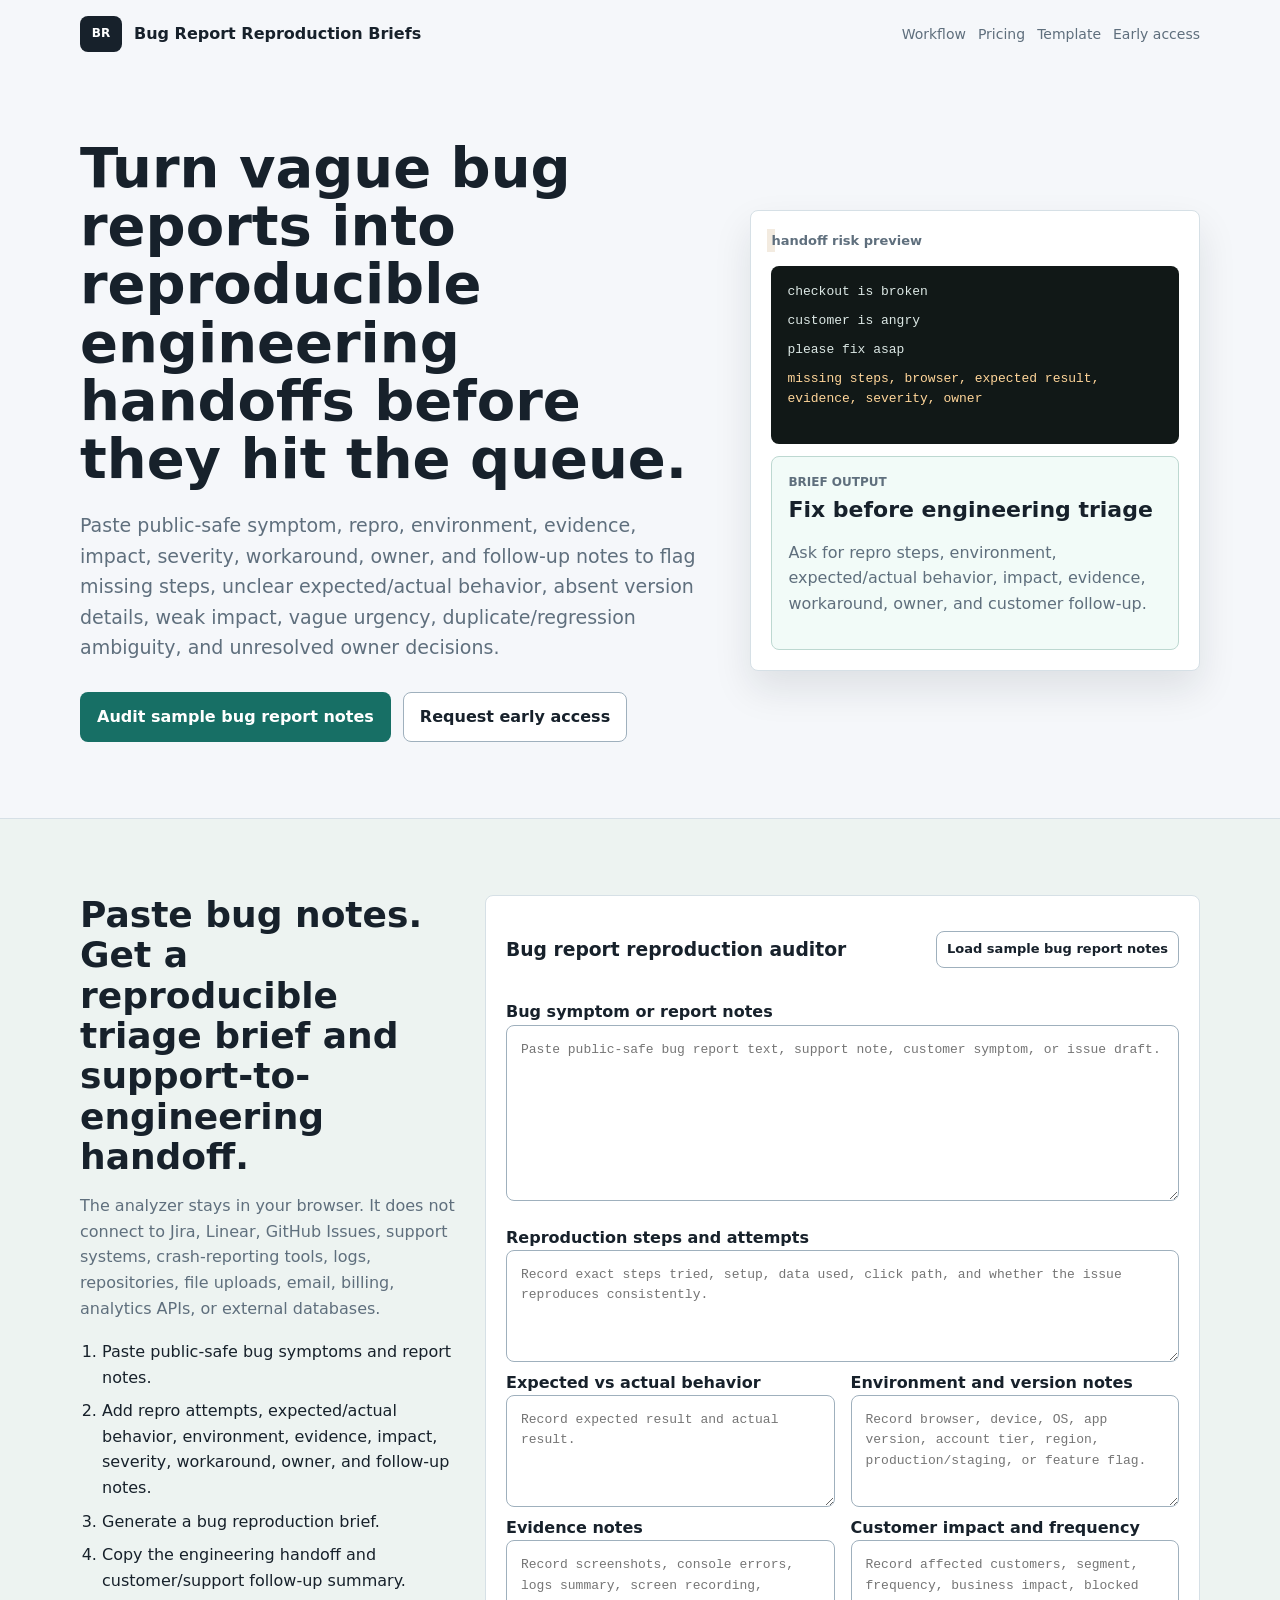
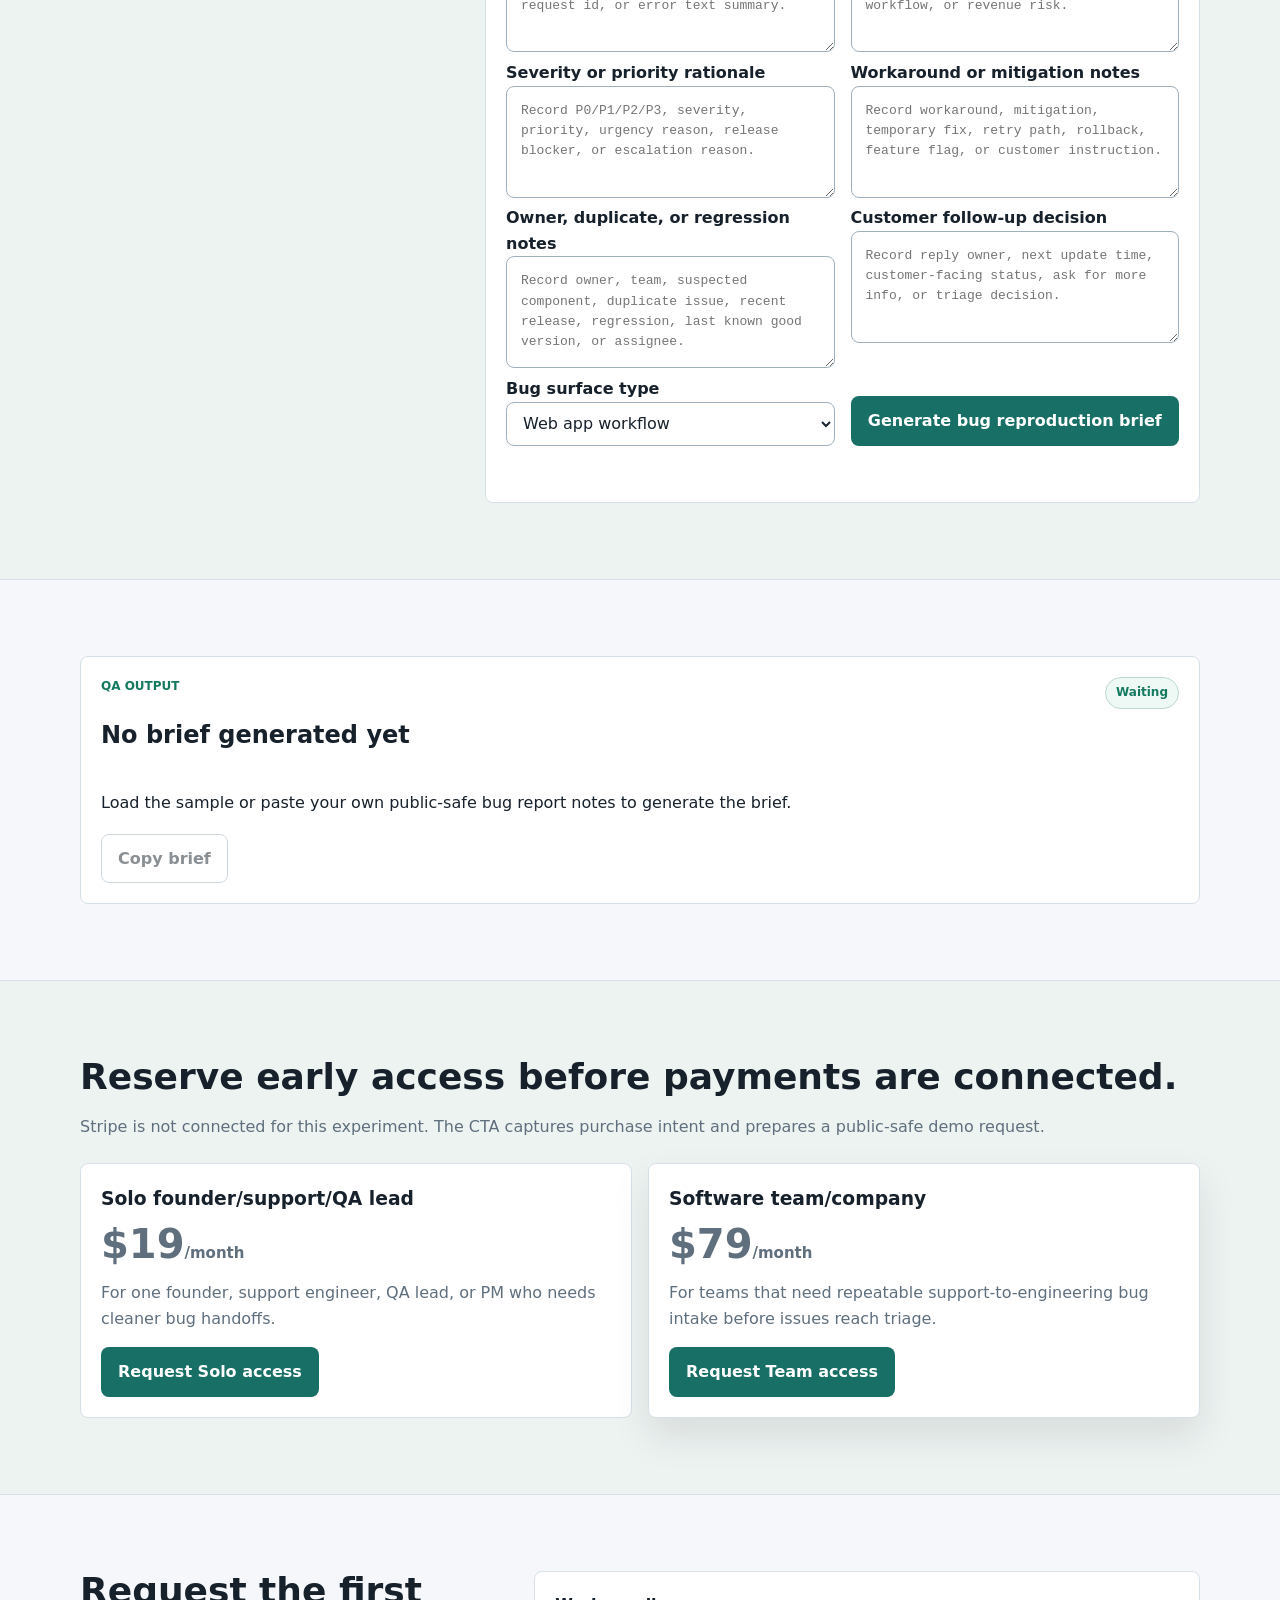
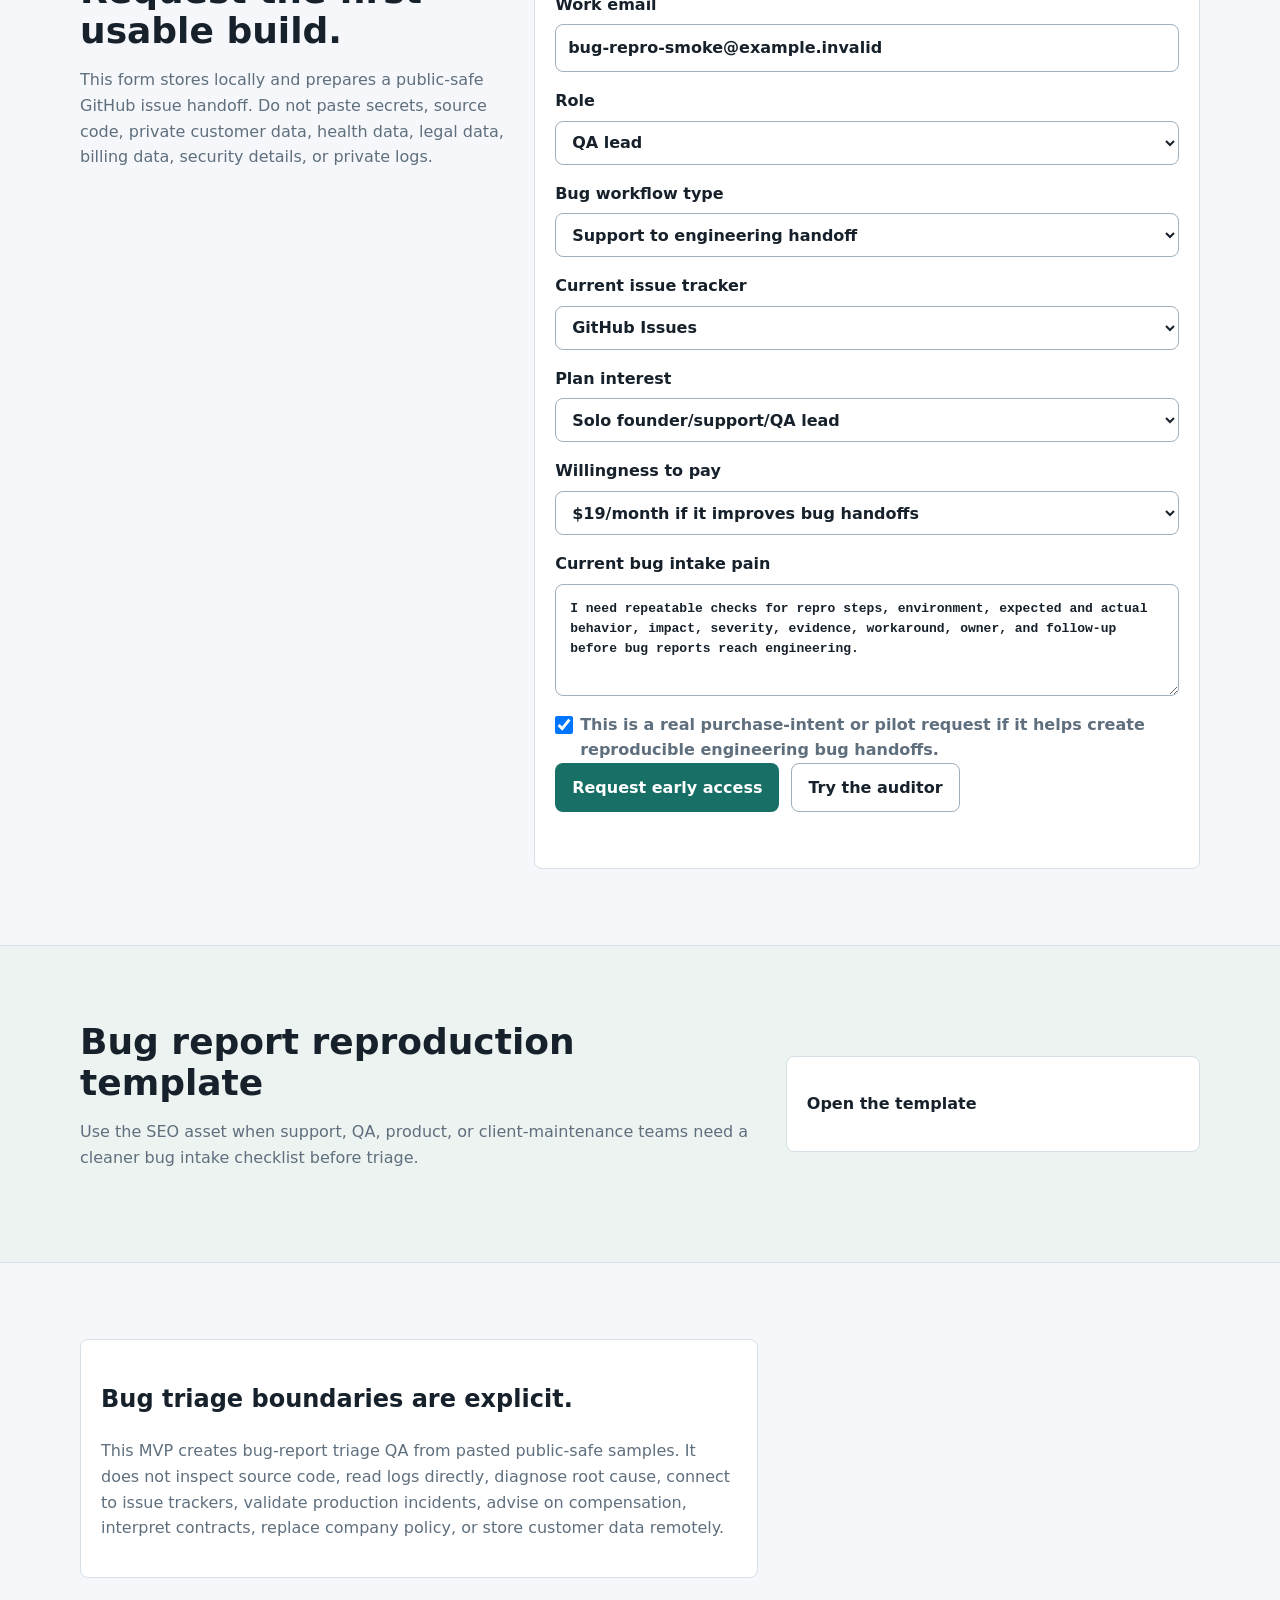
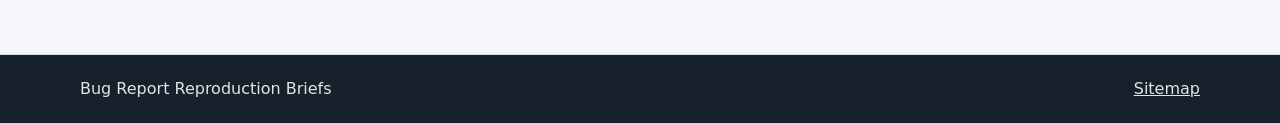
<file: index.html>
<!doctype html>
<html lang="en">
  <head>
    <meta charset="utf-8">
    <meta name="viewport" content="width=device-width, initial-scale=1">
    <title>Bug Report Reproduction Briefs | Bug report reproduction template</title>
    <meta
      name="description"
      content="Paste public-safe bug report notes to create a reproducible engineering handoff for steps, environment, expected and actual behavior, impact, severity, evidence, workaround, owner, and follow-up."
    >
    <link rel="canonical" href="https://ert93333-ops.github.io/bug-report-reproduction-briefs/">
    <meta property="og:title" content="Bug Report Reproduction Briefs">
    <meta property="og:description" content="Turn vague bug reports into reproducible engineering handoffs before they hit the queue.">
    <meta property="og:type" content="website">
    <meta property="og:url" content="https://ert93333-ops.github.io/bug-report-reproduction-briefs/">
    <meta name="twitter:card" content="summary_large_image">
    <link rel="icon" href="favicon.svg" type="image/svg+xml">
    <link rel="stylesheet" href="styles.css">
  </head>
  <body data-product="Bug Report Reproduction Briefs">
    <a class="skip-link" href="#workflow">Skip to bug triage workflow</a>
    <header class="site-header" data-header>
      <div class="shell header-inner">
        <a class="brand" href="index.html" aria-label="Bug Report Reproduction Briefs home">
          <span class="brand-mark">BR</span>
          <span>Bug Report Reproduction Briefs</span>
        </a>
        <nav class="nav" aria-label="Primary">
          <a href="#workflow">Workflow</a>
          <a href="#pricing">Pricing</a>
          <a href="bug-report-reproduction-template.html">Template</a>
          <a href="#waitlist">Early access</a>
        </nav>
      </div>
    </header>

    <main>
      <section class="hero section" aria-labelledby="hero-title">
        <div class="shell hero-grid">
          <div class="hero-copy reveal">
            <h1 id="hero-title">Turn vague bug reports into reproducible engineering handoffs before they hit the queue.</h1>
            <p class="hero-subtitle">
              Paste public-safe symptom, repro, environment, evidence, impact, severity, workaround, owner, and follow-up notes to flag missing steps, unclear expected/actual behavior, absent version details, weak impact, vague urgency, duplicate/regression ambiguity, and unresolved owner decisions.
            </p>
            <div class="hero-actions">
              <a class="button primary" href="#workflow" data-track-cta="hero_audit">Audit sample bug report notes</a>
              <a class="button secondary" href="#waitlist" data-track-cta="hero_waitlist">Request early access</a>
            </div>
          </div>

          <aside class="product-preview reveal" aria-label="Example bug handoff preview">
            <div class="preview-header">
              <span class="status-dot"></span>
              <span>handoff risk preview</span>
            </div>
            <div class="terminal-preview" aria-label="Example vague bug report">
              <p>checkout is broken</p>
              <p>customer is angry</p>
              <p>please fix asap</p>
              <p class="warn-line">missing steps, browser, expected result, evidence, severity, owner</p>
            </div>
            <div class="brief-preview">
              <p class="brief-label">Brief output</p>
              <strong>Fix before engineering triage</strong>
              <p>Ask for repro steps, environment, expected/actual behavior, impact, evidence, workaround, owner, and customer follow-up.</p>
            </div>
          </aside>
        </div>
      </section>

      <section class="section band" id="workflow" aria-labelledby="workflow-title">
        <div class="shell workflow-layout">
          <div class="section-copy reveal">
            <h2 id="workflow-title">Paste bug notes. Get a reproducible triage brief and support-to-engineering handoff.</h2>
            <p>
              The analyzer stays in your browser. It does not connect to Jira, Linear, GitHub Issues, support systems, crash-reporting tools, logs, repositories, file uploads, email, billing, analytics APIs, or external databases.
            </p>
            <ol class="step-list">
              <li>Paste public-safe bug symptoms and report notes.</li>
              <li>Add repro attempts, expected/actual behavior, environment, evidence, impact, severity, workaround, owner, and follow-up notes.</li>
              <li>Generate a bug reproduction brief.</li>
              <li>Copy the engineering handoff and customer/support follow-up summary.</li>
            </ol>
          </div>

          <form class="qa-form reveal" id="qa-form">
            <div class="form-header">
              <h3>Bug report reproduction auditor</h3>
              <button class="button ghost small" type="button" id="load-sample">Load sample bug report notes</button>
            </div>

            <label for="symptom-notes">Bug symptom or report notes</label>
            <textarea id="symptom-notes" name="symptom-notes" spellcheck="false" placeholder="Paste public-safe bug report text, support note, customer symptom, or issue draft."></textarea>

            <label for="repro-notes">Reproduction steps and attempts</label>
            <textarea id="repro-notes" name="repro-notes" class="short-textarea" placeholder="Record exact steps tried, setup, data used, click path, and whether the issue reproduces consistently."></textarea>

            <div class="two-column">
              <div>
                <label for="expected-actual-notes">Expected vs actual behavior</label>
                <textarea id="expected-actual-notes" name="expected-actual-notes" class="short-textarea" placeholder="Record expected result and actual result."></textarea>
              </div>
              <div>
                <label for="environment-notes">Environment and version notes</label>
                <textarea id="environment-notes" name="environment-notes" class="short-textarea" placeholder="Record browser, device, OS, app version, account tier, region, production/staging, or feature flag."></textarea>
              </div>
            </div>

            <div class="two-column">
              <div>
                <label for="evidence-notes">Evidence notes</label>
                <textarea id="evidence-notes" name="evidence-notes" class="short-textarea" placeholder="Record screenshots, console errors, logs summary, screen recording, request id, or error text summary."></textarea>
              </div>
              <div>
                <label for="impact-notes">Customer impact and frequency</label>
                <textarea id="impact-notes" name="impact-notes" class="short-textarea" placeholder="Record affected customers, segment, frequency, business impact, blocked workflow, or revenue risk."></textarea>
              </div>
            </div>

            <div class="two-column">
              <div>
                <label for="severity-notes">Severity or priority rationale</label>
                <textarea id="severity-notes" name="severity-notes" class="short-textarea" placeholder="Record P0/P1/P2/P3, severity, priority, urgency reason, release blocker, or escalation reason."></textarea>
              </div>
              <div>
                <label for="workaround-notes">Workaround or mitigation notes</label>
                <textarea id="workaround-notes" name="workaround-notes" class="short-textarea" placeholder="Record workaround, mitigation, temporary fix, retry path, rollback, feature flag, or customer instruction."></textarea>
              </div>
            </div>

            <div class="two-column">
              <div>
                <label for="ownership-notes">Owner, duplicate, or regression notes</label>
                <textarea id="ownership-notes" name="ownership-notes" class="short-textarea" placeholder="Record owner, team, suspected component, duplicate issue, recent release, regression, last known good version, or assignee."></textarea>
              </div>
              <div>
                <label for="followup-notes">Customer follow-up decision</label>
                <textarea id="followup-notes" name="followup-notes" class="short-textarea" placeholder="Record reply owner, next update time, customer-facing status, ask for more info, or triage decision."></textarea>
              </div>
            </div>

            <div class="two-column compact">
              <div>
                <label for="bug-surface-type">Bug surface type</label>
                <select id="bug-surface-type" name="bug-surface-type">
                  <option>Web app workflow</option>
                  <option>Checkout or billing flow</option>
                  <option>Mobile app behavior</option>
                  <option>API or integration issue</option>
                  <option>Admin or dashboard issue</option>
                  <option>Client project maintenance</option>
                </select>
              </div>
              <div class="form-action">
                <button class="button primary full" type="submit" data-track-cta="workflow_generate">
                  Generate bug reproduction brief
                </button>
              </div>
            </div>

            <p class="form-error" id="workflow-error" role="alert"></p>
          </form>
        </div>
      </section>

      <section class="section" aria-labelledby="output-title">
        <div class="shell output-layout">
          <article class="output-panel reveal" id="output-panel">
            <div class="output-heading">
              <div>
                <p class="mini-label">QA output</p>
                <h2 id="output-title">No brief generated yet</h2>
              </div>
              <span class="status-pill" id="status-pill">Waiting</span>
            </div>
            <div id="brief-output" class="brief-output">
              <p>Load the sample or paste your own public-safe bug report notes to generate the brief.</p>
            </div>
            <div class="output-actions">
              <button class="button secondary" type="button" id="copy-brief" disabled>Copy brief</button>
              <span id="copy-status" class="copy-status" aria-live="polite"></span>
            </div>
          </article>
        </div>
      </section>

      <section class="section band" id="pricing" aria-labelledby="pricing-title">
        <div class="shell">
          <div class="section-copy narrow reveal">
            <h2 id="pricing-title">Reserve early access before payments are connected.</h2>
            <p>Stripe is not connected for this experiment. The CTA captures purchase intent and prepares a public-safe demo request.</p>
          </div>
          <div class="pricing-grid">
            <article class="price-card reveal">
              <h3>Solo founder/support/QA lead</h3>
              <p class="price">$19<span>/month</span></p>
              <p>For one founder, support engineer, QA lead, or PM who needs cleaner bug handoffs.</p>
              <button class="button primary plan-button" type="button" data-plan="Solo founder/support/QA lead">Request Solo access</button>
            </article>
            <article class="price-card featured reveal">
              <h3>Software team/company</h3>
              <p class="price">$79<span>/month</span></p>
              <p>For teams that need repeatable support-to-engineering bug intake before issues reach triage.</p>
              <button class="button primary plan-button" type="button" data-plan="Software team/company">Request Team access</button>
            </article>
          </div>
        </div>
      </section>

      <section class="section" id="waitlist" aria-labelledby="waitlist-title">
        <div class="shell waitlist-layout">
          <div class="section-copy reveal">
            <h2 id="waitlist-title">Request the first usable build.</h2>
            <p>This form stores locally and prepares a public-safe GitHub issue handoff. Do not paste secrets, source code, private customer data, health data, legal data, billing data, security details, or private logs.</p>
          </div>
          <form class="waitlist-form reveal" id="waitlist-form">
            <label>
              Work email
              <input id="email" name="email" type="email" required value="bug-repro-smoke@example.invalid">
            </label>
            <label>
              Role
              <select id="role" name="role">
                <option>QA lead</option>
                <option>support engineer</option>
                <option>engineering manager</option>
                <option>product manager</option>
                <option>B2B SaaS founder</option>
                <option>agency maintenance lead</option>
              </select>
            </label>
            <label>
              Bug workflow type
              <select id="workflow-type" name="workflow-type">
                <option>Support to engineering handoff</option>
                <option>QA intake checklist</option>
                <option>GitHub issue template cleanup</option>
                <option>Jira or Linear triage prep</option>
                <option>Client maintenance bug intake</option>
              </select>
            </label>
            <label>
              Current issue tracker
              <select id="issue-tracker" name="issue-tracker">
                <option>GitHub Issues</option>
                <option>Jira</option>
                <option>Linear</option>
                <option>Help desk first</option>
                <option>Spreadsheet or docs</option>
              </select>
            </label>
            <label>
              Plan interest
              <select id="plan" name="plan">
                <option>Solo founder/support/QA lead</option>
                <option>Software team/company</option>
              </select>
            </label>
            <label>
              Willingness to pay
              <select id="budget" name="budget">
                <option>$19/month if it improves bug handoffs</option>
                <option>$79/month for a software team workflow</option>
                <option>Need a pilot first</option>
              </select>
            </label>
            <label>
              Current bug intake pain
              <textarea id="pain" name="pain" class="short-textarea">I need repeatable checks for repro steps, environment, expected and actual behavior, impact, severity, evidence, workaround, owner, and follow-up before bug reports reach engineering.</textarea>
            </label>
            <label class="checkbox-row">
              <input id="purchase-intent" name="purchase-intent" type="checkbox" checked>
              <span>This is a real purchase-intent or pilot request if it helps create reproducible engineering bug handoffs.</span>
            </label>
            <div class="form-actions">
              <button class="button primary" type="submit" data-track-cta="waitlist_submit">Request early access</button>
              <a class="button secondary" href="#workflow" data-track-cta="waitlist_demo">Try the auditor</a>
            </div>
            <p class="form-success" id="waitlist-status" role="status" aria-live="polite"></p>
          </form>
          <div class="handoff-panel reveal" id="handoff-panel" hidden>
            <h3>Public-safe handoff</h3>
            <p>Use this link only if you are comfortable opening a public GitHub issue. Email is omitted from the issue body.</p>
            <div class="handoff-actions">
              <a class="button primary" id="remote-intent-link" href="#" target="_blank" rel="noreferrer">Open GitHub demo request</a>
              <button class="button secondary" type="button" id="copy-request">Copy request details</button>
            </div>
            <p class="copy-status" id="handoff-status" aria-live="polite"></p>
          </div>
        </div>
      </section>

      <section class="section band" aria-labelledby="resource-title">
        <div class="shell resource-layout">
          <div class="section-copy reveal">
            <h2 id="resource-title">Bug report reproduction template</h2>
            <p>Use the SEO asset when support, QA, product, or client-maintenance teams need a cleaner bug intake checklist before triage.</p>
          </div>
          <a class="resource-link reveal" href="bug-report-reproduction-template.html" data-track-cta="seo_guide">
            Open the template
          </a>
        </div>
      </section>

      <section class="section" aria-labelledby="constraints-title">
        <div class="shell content-layout">
          <article class="content-card reveal">
            <h2 id="constraints-title">Bug triage boundaries are explicit.</h2>
            <p>
              This MVP creates bug-report triage QA from pasted public-safe samples. It does not inspect source code, read logs directly, diagnose root cause, connect to issue trackers, validate production incidents, advise on compensation, interpret contracts, replace company policy, or store customer data remotely.
            </p>
          </article>
        </div>
      </section>
    </main>

    <footer class="site-footer">
      <div class="shell footer-grid">
        <span>Bug Report Reproduction Briefs</span>
        <a href="sitemap.xml">Sitemap</a>
      </div>
    </footer>

    <script src="app.js"></script>
  </body>
</html>
</file>
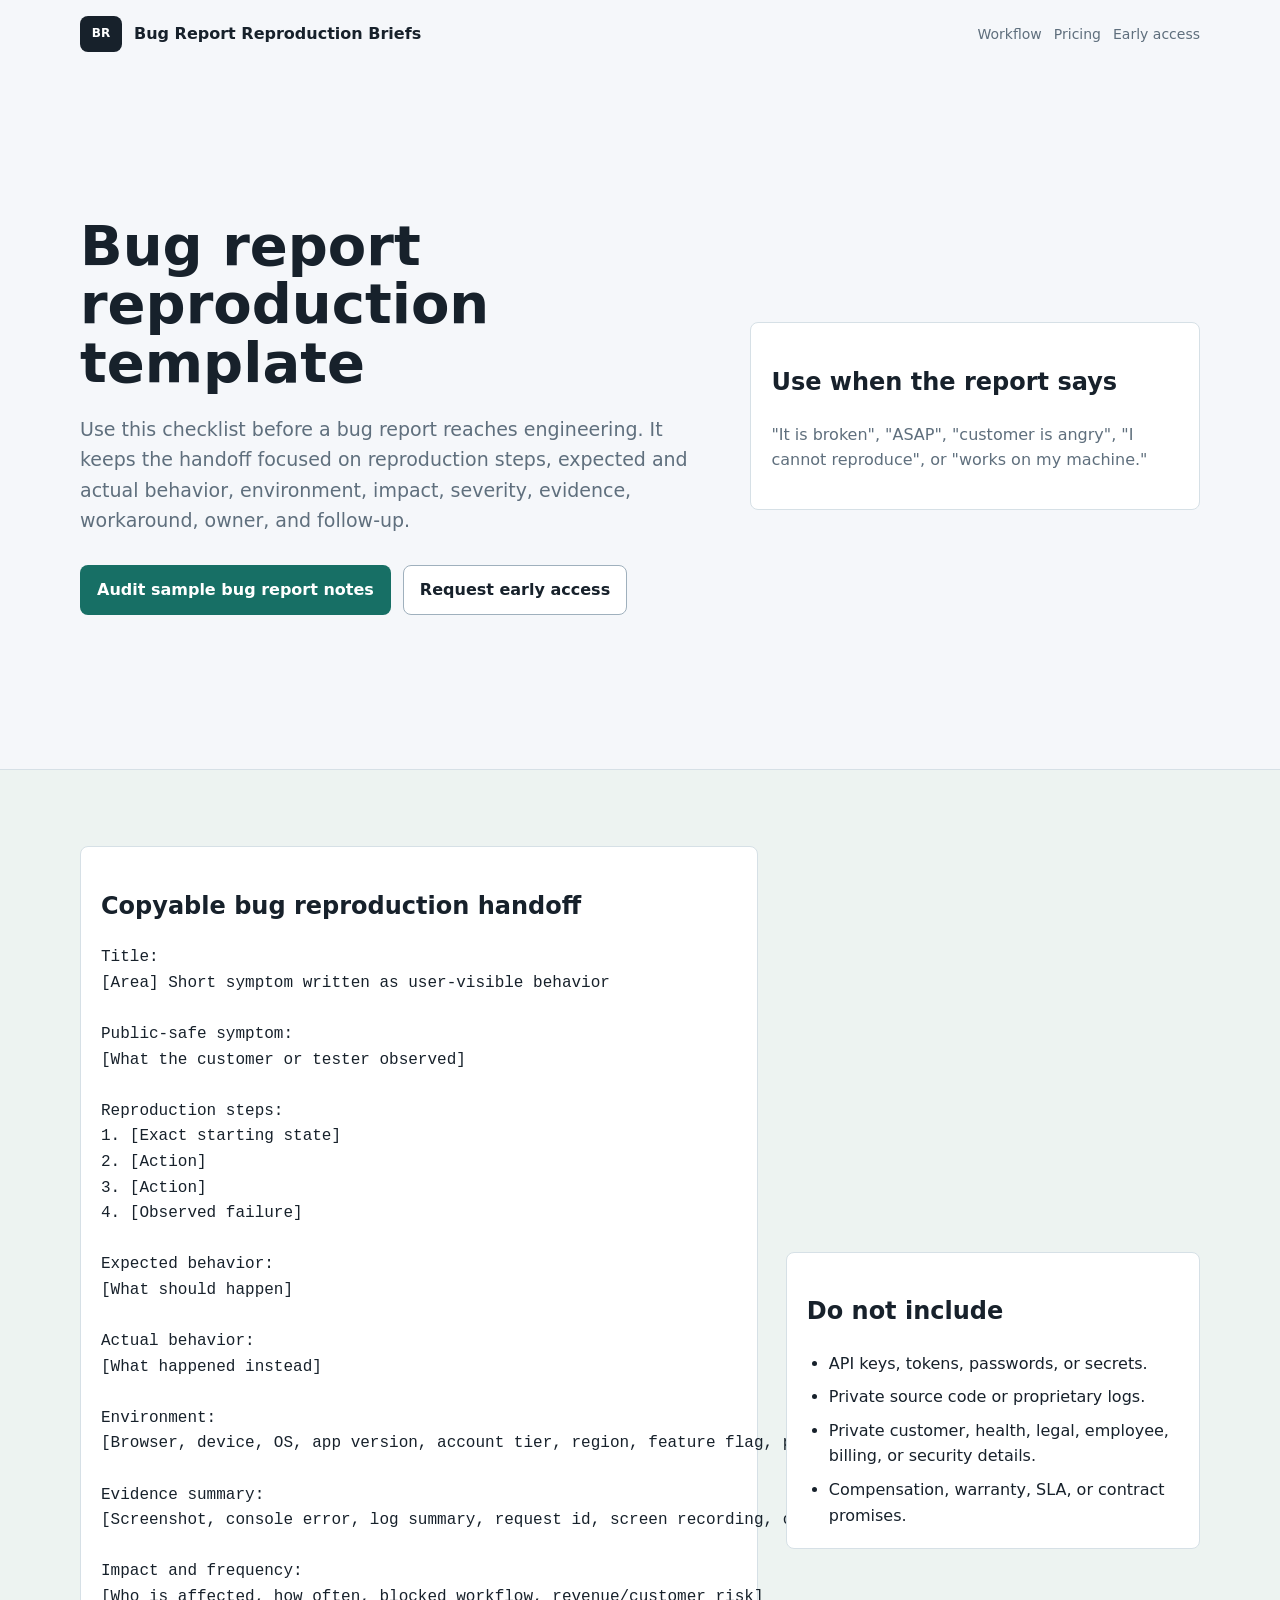
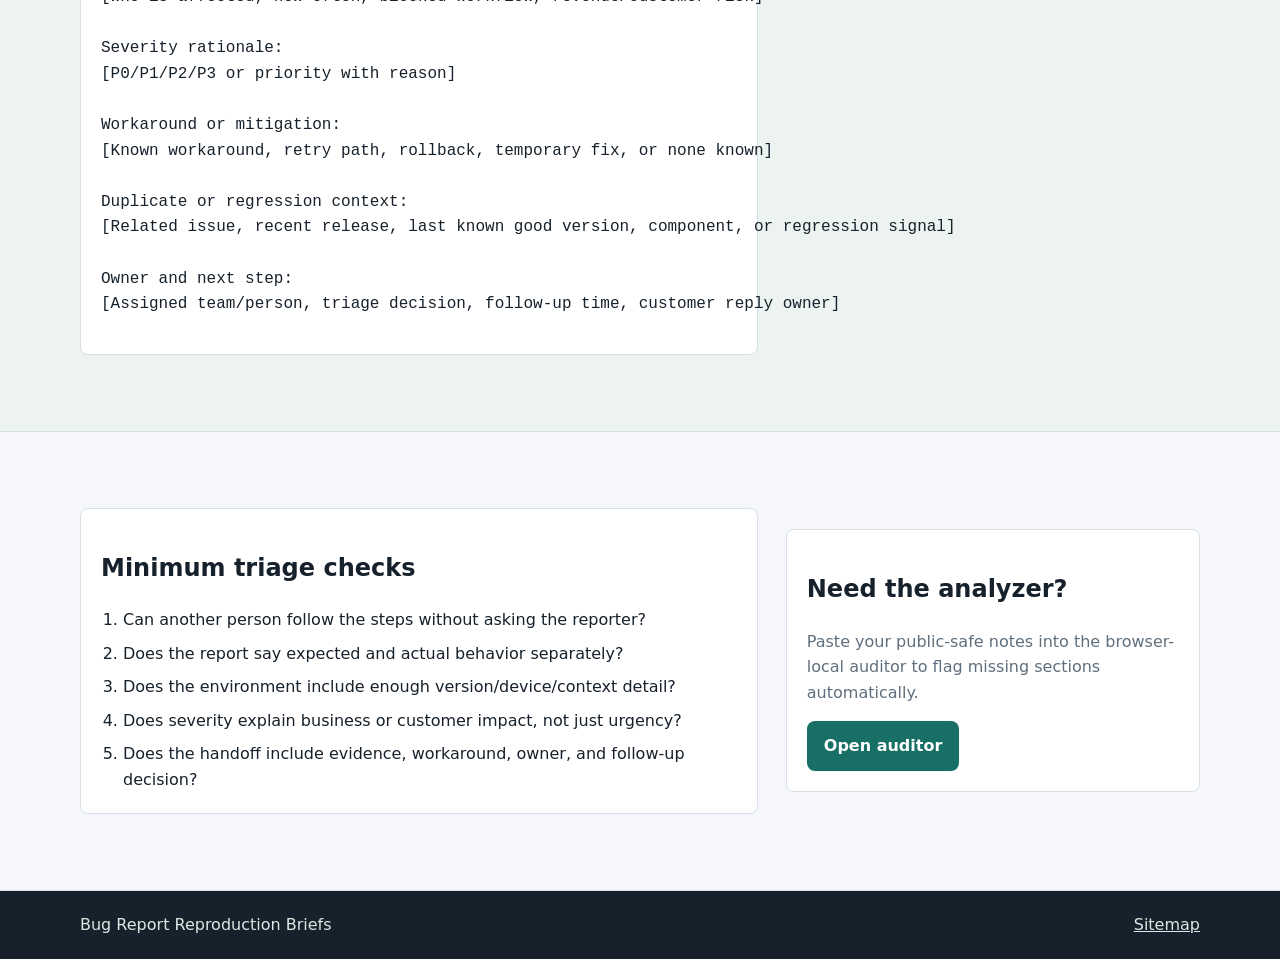
<file: bug-report-reproduction-template.html>
<!doctype html>
<html lang="en">
  <head>
    <meta charset="utf-8">
    <meta name="viewport" content="width=device-width, initial-scale=1">
    <title>Bug Report Reproduction Template | Bug Report Reproduction Briefs</title>
    <meta
      name="description"
      content="A practical bug report reproduction template for support, QA, product, engineering, and client maintenance teams."
    >
    <link rel="canonical" href="https://ert93333-ops.github.io/bug-report-reproduction-briefs/bug-report-reproduction-template.html">
    <meta property="og:title" content="Bug report reproduction template">
    <meta property="og:description" content="Use this checklist before sending a vague bug report to engineering triage.">
    <meta property="og:type" content="article">
    <meta property="og:url" content="https://ert93333-ops.github.io/bug-report-reproduction-briefs/bug-report-reproduction-template.html">
    <link rel="icon" href="favicon.svg" type="image/svg+xml">
    <link rel="stylesheet" href="styles.css">
  </head>
  <body>
    <header class="site-header">
      <div class="shell header-inner">
        <a class="brand" href="index.html" aria-label="Bug Report Reproduction Briefs home">
          <span class="brand-mark">BR</span>
          <span>Bug Report Reproduction Briefs</span>
        </a>
        <nav class="nav" aria-label="Primary">
          <a href="index.html#workflow">Workflow</a>
          <a href="index.html#pricing">Pricing</a>
          <a href="index.html#waitlist">Early access</a>
        </nav>
      </div>
    </header>

    <main>
      <section class="hero section" aria-labelledby="template-title">
        <div class="shell hero-grid">
          <div class="hero-copy reveal is-visible">
            <h1 id="template-title">Bug report reproduction template</h1>
            <p class="hero-subtitle">
              Use this checklist before a bug report reaches engineering. It keeps the handoff focused on reproduction steps, expected and actual behavior, environment, impact, severity, evidence, workaround, owner, and follow-up.
            </p>
            <div class="hero-actions">
              <a class="button primary" href="index.html#workflow">Audit sample bug report notes</a>
              <a class="button secondary" href="index.html#waitlist">Request early access</a>
            </div>
          </div>
          <aside class="content-card reveal is-visible">
            <h2>Use when the report says</h2>
            <p>"It is broken", "ASAP", "customer is angry", "I cannot reproduce", or "works on my machine."</p>
          </aside>
        </div>
      </section>

      <section class="section band">
        <div class="shell content-layout">
          <article class="content-card">
            <h2>Copyable bug reproduction handoff</h2>
            <pre>Title:
[Area] Short symptom written as user-visible behavior

Public-safe symptom:
[What the customer or tester observed]

Reproduction steps:
1. [Exact starting state]
2. [Action]
3. [Action]
4. [Observed failure]

Expected behavior:
[What should happen]

Actual behavior:
[What happened instead]

Environment:
[Browser, device, OS, app version, account tier, region, feature flag, production/staging]

Evidence summary:
[Screenshot, console error, log summary, request id, screen recording, customer quote, or error text summary]

Impact and frequency:
[Who is affected, how often, blocked workflow, revenue/customer risk]

Severity rationale:
[P0/P1/P2/P3 or priority with reason]

Workaround or mitigation:
[Known workaround, retry path, rollback, temporary fix, or none known]

Duplicate or regression context:
[Related issue, recent release, last known good version, component, or regression signal]

Owner and next step:
[Assigned team/person, triage decision, follow-up time, customer reply owner]</pre>
          </article>

          <aside class="content-card">
            <h2>Do not include</h2>
            <ul class="step-list">
              <li>API keys, tokens, passwords, or secrets.</li>
              <li>Private source code or proprietary logs.</li>
              <li>Private customer, health, legal, employee, billing, or security details.</li>
              <li>Compensation, warranty, SLA, or contract promises.</li>
            </ul>
          </aside>
        </div>
      </section>

      <section class="section">
        <div class="shell content-layout">
          <article class="content-card">
            <h2>Minimum triage checks</h2>
            <ol class="step-list">
              <li>Can another person follow the steps without asking the reporter?</li>
              <li>Does the report say expected and actual behavior separately?</li>
              <li>Does the environment include enough version/device/context detail?</li>
              <li>Does severity explain business or customer impact, not just urgency?</li>
              <li>Does the handoff include evidence, workaround, owner, and follow-up decision?</li>
            </ol>
          </article>

          <aside class="content-card">
            <h2>Need the analyzer?</h2>
            <p>Paste your public-safe notes into the browser-local auditor to flag missing sections automatically.</p>
            <a class="button primary" href="index.html#workflow">Open auditor</a>
          </aside>
        </div>
      </section>
    </main>

    <footer class="site-footer">
      <div class="shell footer-grid">
        <span>Bug Report Reproduction Briefs</span>
        <a href="sitemap.xml">Sitemap</a>
      </div>
    </footer>
  </body>
</html>
</file>
<file: styles.css>
:root {
  color-scheme: light;
  --bg: #f5f7fa;
  --surface: #ffffff;
  --surface-alt: #edf3f1;
  --ink: #17212b;
  --muted: #5f6f7d;
  --line: #d6e0e6;
  --line-strong: #9fb0bd;
  --accent: #176f65;
  --accent-strong: #0f5b53;
  --blue: #225ea8;
  --amber: #9b5b05;
  --red: #b42318;
  --green: #14795f;
  --shadow: 0 18px 38px rgba(23, 33, 43, 0.1);
  --radius: 8px;
  --speed: 180ms;
}

* {
  box-sizing: border-box;
}

html {
  scroll-behavior: smooth;
}

body {
  margin: 0;
  overflow-x: hidden;
  background: var(--bg);
  color: var(--ink);
  font-family: Inter, ui-sans-serif, system-ui, -apple-system, BlinkMacSystemFont, "Segoe UI", sans-serif;
  font-size: 16px;
  line-height: 1.6;
  letter-spacing: 0;
}

a {
  color: inherit;
}

button,
input,
select,
textarea {
  font: inherit;
  letter-spacing: 0;
}

button {
  cursor: pointer;
}

textarea,
input,
select {
  width: 100%;
  border: 1px solid var(--line-strong);
  border-radius: var(--radius);
  background: #fff;
  color: var(--ink);
  transition: border-color var(--speed) ease, box-shadow var(--speed) ease;
}

textarea:focus,
input:focus,
select:focus {
  outline: 0;
  border-color: var(--accent);
  box-shadow: 0 0 0 3px rgba(23, 111, 101, 0.16);
}

textarea {
  min-height: 176px;
  padding: 14px;
  resize: vertical;
  font-family: "SFMono-Regular", Consolas, "Liberation Mono", monospace;
  font-size: 13px;
  line-height: 1.55;
}

.short-textarea {
  min-height: 112px;
}

input,
select {
  min-height: 44px;
  padding: 10px 12px;
}

code,
pre {
  font-family: "SFMono-Regular", Consolas, "Liberation Mono", monospace;
}

.skip-link {
  position: absolute;
  left: 16px;
  top: -48px;
  z-index: 20;
  padding: 10px 12px;
  border-radius: var(--radius);
  background: var(--ink);
  color: #fff;
  transition: top var(--speed) ease;
}

.skip-link:focus {
  top: 16px;
}

.shell {
  width: min(1120px, calc(100% - 32px));
  margin: 0 auto;
}

.site-header {
  position: sticky;
  top: 0;
  z-index: 10;
  background: rgba(245, 247, 250, 0.92);
  border-bottom: 1px solid transparent;
  backdrop-filter: blur(12px);
  transition: border-color var(--speed) ease, box-shadow var(--speed) ease;
}

.site-header.is-scrolled {
  border-bottom-color: var(--line);
  box-shadow: 0 10px 26px rgba(23, 33, 43, 0.08);
}

.header-inner,
.footer-grid {
  min-height: 68px;
  display: flex;
  align-items: center;
  justify-content: space-between;
  gap: 20px;
}

.brand,
.nav,
.hero-actions,
.form-header,
.form-actions,
.handoff-actions,
.output-heading,
.output-actions {
  display: flex;
  align-items: center;
  gap: 12px;
}

.brand {
  font-weight: 900;
  text-decoration: none;
}

.brand-mark {
  display: inline-grid;
  width: 42px;
  height: 36px;
  place-items: center;
  border-radius: var(--radius);
  background: var(--ink);
  color: #fff;
  font-size: 12px;
}

.nav {
  flex-wrap: wrap;
  justify-content: flex-end;
  margin-left: auto;
  color: var(--muted);
  font-size: 14px;
}

.nav a {
  text-decoration: none;
  transition: color var(--speed) ease;
}

.nav a:hover,
.nav a:focus-visible {
  color: var(--ink);
}

.section {
  padding: 76px 0;
}

.band {
  background: var(--surface-alt);
  border-top: 1px solid var(--line);
  border-bottom: 1px solid var(--line);
}

.hero {
  min-height: 700px;
  display: grid;
  align-items: center;
  padding-top: 70px;
}

.hero-grid,
.workflow-layout,
.waitlist-layout,
.resource-layout,
.content-layout,
.two-column {
  display: grid;
  gap: 28px;
  align-items: start;
}

.hero-grid {
  grid-template-columns: minmax(0, 1fr) minmax(340px, 0.72fr);
  align-items: center;
  gap: 46px;
}

.workflow-layout {
  grid-template-columns: minmax(280px, 0.58fr) minmax(0, 1.1fr);
}

.waitlist-layout {
  grid-template-columns: minmax(260px, 0.64fr) minmax(0, 1fr);
}

.resource-layout,
.content-layout {
  grid-template-columns: minmax(0, 0.9fr) minmax(260px, 0.55fr);
  align-items: center;
}

.two-column {
  grid-template-columns: repeat(2, minmax(0, 1fr));
  gap: 16px;
}

.two-column.compact {
  align-items: end;
}

.hero-copy h1 {
  margin: 0;
  max-width: 840px;
  font-size: 56px;
  line-height: 1.04;
}

.hero-subtitle {
  max-width: 760px;
  margin: 22px 0 0;
  color: var(--muted);
  font-size: 19px;
}

.section-copy h2 {
  margin: 0;
  font-size: 36px;
  line-height: 1.12;
}

.section-copy p,
.price-card p,
.content-card p,
.brief-preview p,
.handoff-panel p {
  color: var(--muted);
}

.hero-actions {
  flex-wrap: wrap;
  margin-top: 30px;
}

.button {
  min-height: 44px;
  display: inline-flex;
  align-items: center;
  justify-content: center;
  gap: 8px;
  border: 1px solid transparent;
  border-radius: var(--radius);
  padding: 11px 16px;
  font-weight: 900;
  text-decoration: none;
  transition:
    transform var(--speed) ease,
    box-shadow var(--speed) ease,
    background var(--speed) ease,
    border-color var(--speed) ease;
}

.button:hover,
.button:focus-visible {
  transform: translateY(-1px);
  box-shadow: 0 10px 22px rgba(23, 33, 43, 0.12);
}

.button.primary {
  background: var(--accent);
  color: #fff;
}

.button.primary:hover,
.button.primary:focus-visible {
  background: var(--accent-strong);
}

.button.secondary,
.button.ghost {
  background: #fff;
  border-color: var(--line-strong);
  color: var(--ink);
}

.button.small {
  min-height: 36px;
  padding: 7px 10px;
  font-size: 13px;
}

.button.full {
  width: 100%;
}

.button:disabled {
  cursor: not-allowed;
  opacity: 0.5;
  transform: none;
  box-shadow: none;
}

.product-preview,
.qa-form,
.output-panel,
.price-card,
.waitlist-form,
.handoff-panel,
.resource-link,
.content-card {
  border: 1px solid var(--line);
  border-radius: var(--radius);
  background: var(--surface);
}

.product-preview,
.qa-form,
.output-panel,
.waitlist-form,
.handoff-panel,
.content-card {
  padding: 20px;
}

.product-preview,
.price-card.featured {
  box-shadow: var(--shadow);
}

.preview-header {
  margin-bottom: 14px;
  color: var(--muted);
  font-size: 13px;
  font-weight: 900;
}

.status-dot {
  width: 10px;
  height: 10px;
  border-radius: 50%;
  background: var(--amber);
  box-shadow: 0 0 0 4px rgba(155, 91, 5, 0.12);
}

.terminal-preview {
  min-height: 178px;
  padding: 16px;
  border-radius: var(--radius);
  background: #111817;
  color: #dce8e5;
  font-family: "SFMono-Regular", Consolas, "Liberation Mono", monospace;
  font-size: 13px;
}

.terminal-preview p {
  margin: 0 0 8px;
}

.warn-line {
  color: #ffd599;
}

.brief-preview {
  margin-top: 12px;
  padding: 16px;
  border: 1px solid #bdd8d1;
  border-radius: var(--radius);
  background: #f2fbf8;
}

.brief-label,
.mini-label {
  margin: 0 0 5px;
  color: var(--green);
  font-size: 12px;
  font-weight: 900;
  text-transform: uppercase;
}

.brief-preview strong {
  display: block;
  font-size: 22px;
  line-height: 1.2;
}

.step-list {
  margin: 18px 0 0;
  padding-left: 22px;
}

.step-list li + li {
  margin-top: 8px;
}

.form-header {
  justify-content: space-between;
  flex-wrap: wrap;
  margin-bottom: 16px;
}

.qa-form label,
.waitlist-form label {
  display: grid;
  gap: 7px;
  margin-top: 16px;
  font-weight: 900;
}

.qa-form label:first-of-type,
.waitlist-form label:first-of-type {
  margin-top: 0;
}

.form-action {
  display: flex;
  align-items: end;
}

.form-error {
  min-height: 24px;
  margin: 12px 0 0;
  color: var(--red);
  font-weight: 900;
}

.form-success,
.copy-status {
  min-height: 24px;
  margin: 12px 0 0;
  color: var(--green);
  font-weight: 900;
}

.output-heading {
  justify-content: space-between;
  align-items: flex-start;
}

.status-pill {
  flex: 0 0 auto;
  display: inline-flex;
  min-height: 32px;
  align-items: center;
  justify-content: center;
  border: 1px solid #bdd8d1;
  border-radius: 999px;
  padding: 5px 10px;
  background: #eef9f6;
  color: var(--green);
  font-size: 12px;
  font-weight: 900;
}

.output-panel.has-brief {
  box-shadow: 0 18px 36px rgba(23, 33, 43, 0.1);
}

.output-panel.status-good {
  border-color: rgba(20, 121, 95, 0.44);
}

.output-panel.status-warning {
  border-color: rgba(155, 91, 5, 0.44);
}

.output-panel.status-danger {
  border-color: rgba(180, 35, 24, 0.44);
}

.brief-output {
  margin-top: 16px;
}

.brief-summary {
  display: flex;
  flex-wrap: wrap;
  justify-content: space-between;
  gap: 8px;
  padding: 12px;
  border-radius: var(--radius);
  background: #edf8f4;
}

.brief-section {
  padding: 16px 0;
  border-top: 1px solid var(--line);
}

.brief-section:first-child {
  border-top: 0;
}

.brief-section h4 {
  margin: 0 0 8px;
  font-size: 16px;
}

.brief-section ul,
.brief-section ol {
  margin: 0;
  padding-left: 20px;
}

.brief-section li + li {
  margin-top: 6px;
}

.brief-section pre {
  max-width: 100%;
  margin: 0;
  white-space: pre-wrap;
  overflow-wrap: anywhere;
}

.output-actions {
  flex-wrap: wrap;
  margin-top: 18px;
}

.pricing-grid {
  display: grid;
  grid-template-columns: repeat(2, minmax(0, 1fr));
  gap: 16px;
  margin-top: 24px;
}

.price-card {
  padding: 20px;
}

.price-card h3 {
  margin: 0;
}

.price {
  margin: 10px 0;
  color: var(--ink);
  font-size: 40px;
  font-weight: 900;
  line-height: 1;
}

.price span {
  color: var(--muted);
  font-size: 15px;
}

.checkbox-row {
  grid-template-columns: 18px minmax(0, 1fr);
  align-items: start;
  color: var(--muted);
  font-weight: 700;
}

.checkbox-row input {
  width: 18px;
  min-height: 18px;
  margin: 4px 0 0;
}

.handoff-panel[hidden] {
  display: none;
}

.resource-link {
  min-height: 96px;
  display: flex;
  align-items: center;
  justify-content: space-between;
  padding: 20px;
  font-weight: 900;
  text-decoration: none;
  transition: transform var(--speed) ease, box-shadow var(--speed) ease;
}

.resource-link:hover,
.resource-link:focus-visible {
  transform: translateY(-2px);
  box-shadow: var(--shadow);
}

.site-footer {
  border-top: 1px solid var(--line);
  background: var(--ink);
  color: #dce8e5;
}

.site-footer a {
  color: #dce8e5;
}

.reveal {
  opacity: 0;
  transform: translateY(12px);
  transition: opacity 420ms ease, transform 420ms ease;
}

.reveal.is-visible {
  opacity: 1;
  transform: translateY(0);
}

@media (max-width: 900px) {
  .header-inner,
  .footer-grid {
    align-items: flex-start;
    flex-direction: column;
    padding: 14px 0;
  }

  .nav {
    justify-content: flex-start;
    margin-left: 0;
  }

  .hero {
    min-height: auto;
  }

  .hero-grid,
  .workflow-layout,
  .waitlist-layout,
  .resource-layout,
  .content-layout,
  .two-column,
  .pricing-grid {
    grid-template-columns: 1fr;
  }

  .hero-copy h1 {
    font-size: 42px;
  }

  .section-copy h2 {
    font-size: 32px;
  }
}

@media (max-width: 520px) {
  .shell {
    width: min(100% - 24px, 1120px);
  }

  .section {
    padding: 58px 0;
  }

  .hero-copy h1 {
    font-size: 35px;
  }

  .hero-actions,
  .form-actions,
  .handoff-actions {
    flex-direction: column;
    align-items: stretch;
  }

  .button {
    width: 100%;
  }
}

@media (prefers-reduced-motion: reduce) {
  *,
  *::before,
  *::after {
    scroll-behavior: auto !important;
    animation-duration: 0.001ms !important;
    animation-iteration-count: 1 !important;
    transition-duration: 0.001ms !important;
  }

  .reveal {
    opacity: 1;
    transform: none;
  }
}
</file>
